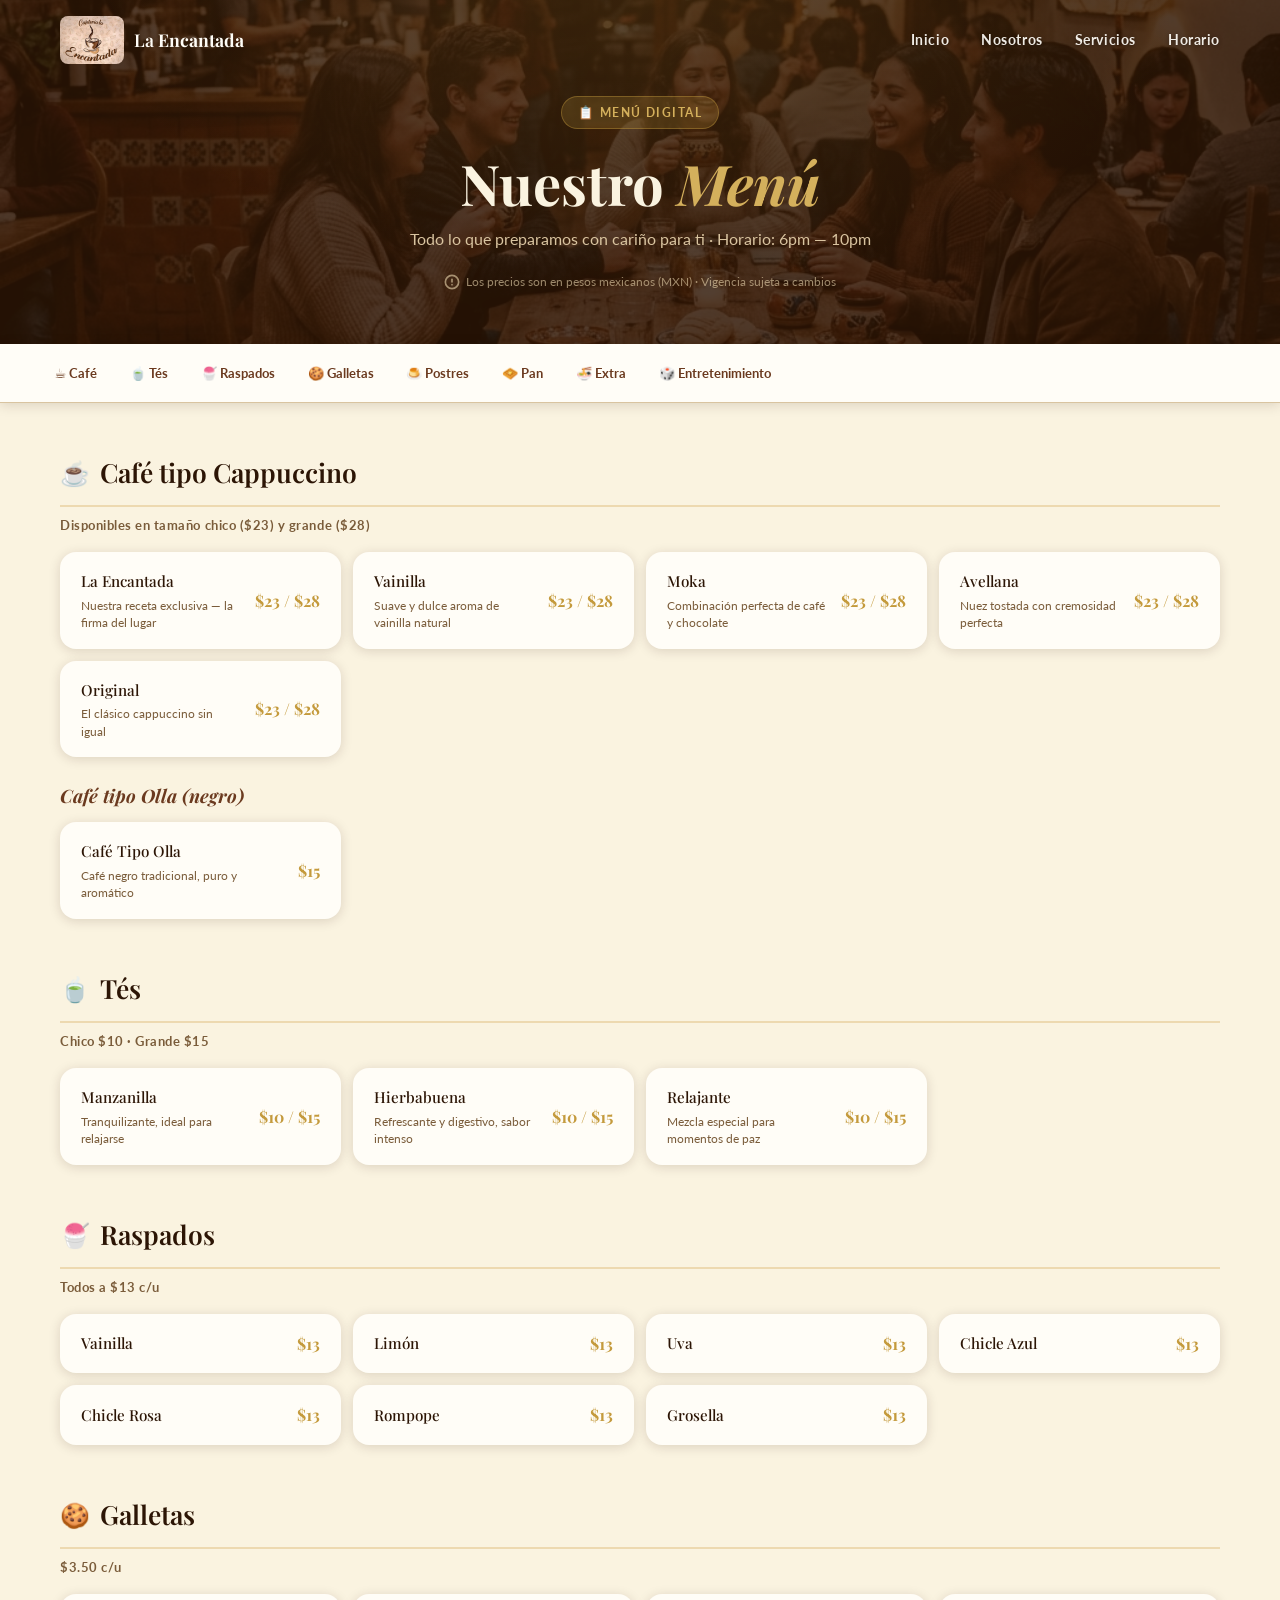
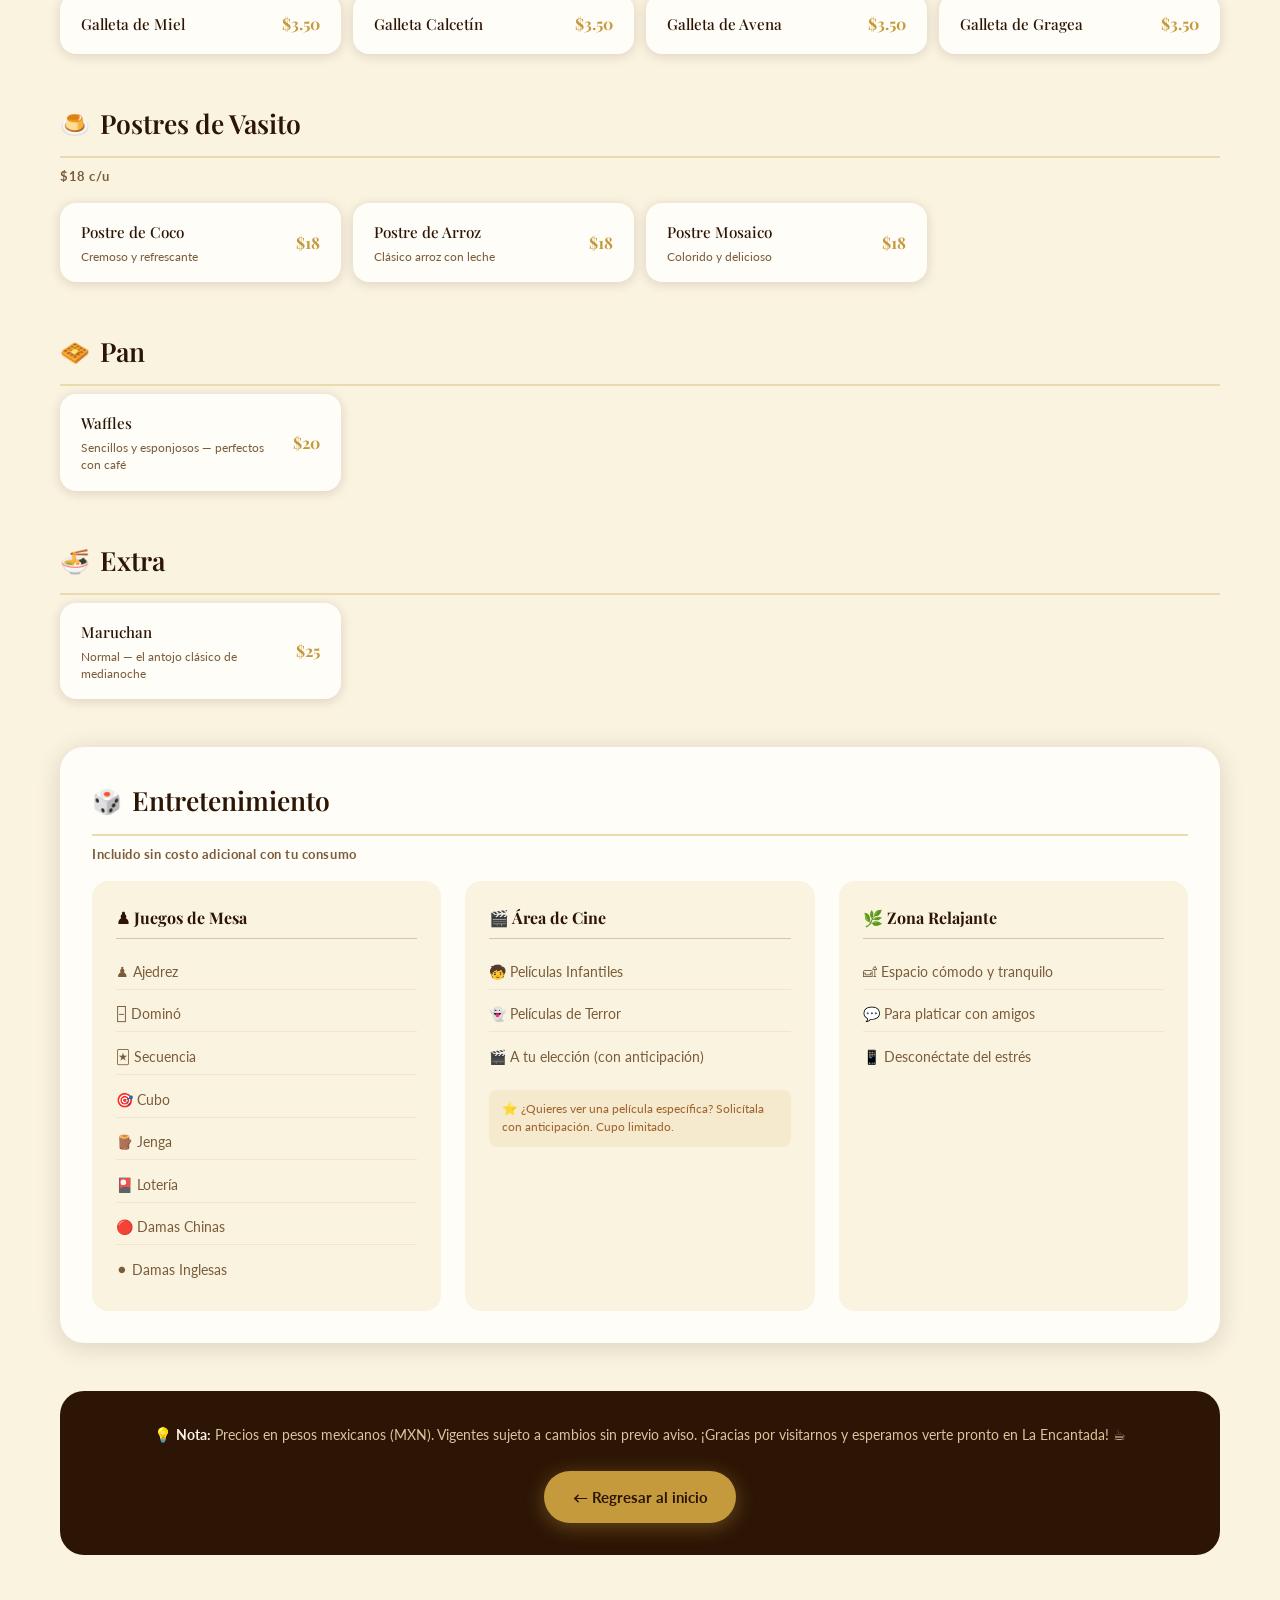
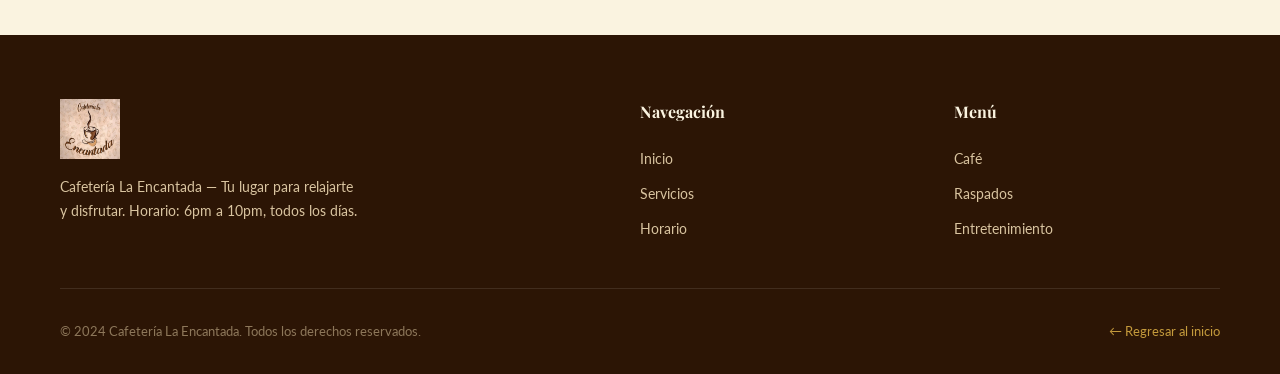
<file: menu.html>
<!DOCTYPE html>
<html lang="es">
<head>
  <meta charset="UTF-8" />
  <meta name="viewport" content="width=device-width, initial-scale=1.0" />

  <!-- ── SEO ─────────────────────────────────────── -->
  <title>Menú — Cafetería La Encantada</title>
  <meta name="description" content="Menú completo de Cafetería La Encantada: cafés cappuccino, tés, raspados, galletas, postres, waffles y más. Precios actualizados. Horario 6pm–10pm." />
  <meta name="keywords" content="menú cafetería, café cappuccino, raspados, galletas, waffles, tés, precios, la encantada menú" />
  <meta name="robots" content="index, follow" />
  <link rel="canonical" href="https://la-encantada.com/menu.html" />

  <!-- Open Graph -->
  <meta property="og:type" content="website" />
  <meta property="og:url" content="https://la-encantada.com/menu.html" />
  <meta property="og:title" content="Menú — Cafetería La Encantada" />
  <meta property="og:description" content="Explora nuestro menú completo con cafés artesanales, raspados, snacks y más. Horario 6pm–10pm." />
  <meta property="og:image" content="assets/images/drinks.png" />

  <!-- Favicon -->
  <link rel="icon" type="image/png" href="assets/images/logo.png" />
  <link rel="apple-touch-icon" href="assets/images/logo.png" />

  <!-- Google Fonts -->
  <link rel="preconnect" href="https://fonts.googleapis.com" />
  <link rel="preconnect" href="https://fonts.gstatic.com" crossorigin />
  <link href="https://fonts.googleapis.com/css2?family=Playfair+Display:ital,wght@0,400;0,500;0,600;0,700;1,400;1,600&family=Lato:wght@300;400;700&display=swap" rel="stylesheet" />

  <!-- Styles -->
  <link rel="stylesheet" href="css/style.css" />
  <link rel="stylesheet" href="css/menu.css" />

  <!-- Schema.org Menu -->
  <script type="application/ld+json">
  {
    "@context": "https://schema.org",
    "@type": "Menu",
    "name": "Menú Cafetería La Encantada",
    "url": "https://la-encantada.com/menu.html",
    "hasMenuSection": [
      { "@type": "MenuSection", "name": "Café tipo Cappuccino" },
      { "@type": "MenuSection", "name": "Tés" },
      { "@type": "MenuSection", "name": "Raspados" },
      { "@type": "MenuSection", "name": "Galletas" },
      { "@type": "MenuSection", "name": "Postres" },
      { "@type": "MenuSection", "name": "Pan y Waffles" }
    ]
  }
  </script>
</head>
<body class="menu-page">

  <!-- ── Navbar ─────────────────────────────────── -->
  <nav id="navbar" class="scrolled" role="navigation" aria-label="Navegación">
    <div class="container nav-inner">
      <a href="index.html" class="nav-logo" aria-label="Volver al inicio">
        <img src="assets/images/logo.png" alt="Logo Cafetería La Encantada" width="48" height="48" />
        <span>La <strong>Encantada</strong></span>
      </a>
      <div class="nav-links">
        <a href="index.html">Inicio</a>
        <a href="index.html#nosotros">Nosotros</a>
        <a href="index.html#servicios">Servicios</a>
        <a href="index.html#horario">Horario</a>
      </div>
      <button class="hamburger" id="hamburger" aria-label="Abrir menú" aria-expanded="false">
        <span></span><span></span><span></span>
      </button>
    </div>
  </nav>

  <!-- Mobile Menu -->
  <nav class="mobile-menu" id="mobile-menu" aria-label="Menú móvil">
    <a href="index.html" class="mobile-link">Inicio</a>
    <a href="index.html#nosotros" class="mobile-link">Nosotros</a>
    <a href="index.html#servicios" class="mobile-link">Servicios</a>
    <a href="index.html#horario" class="mobile-link">Horario</a>
  </nav>

  <main>
    <!-- ── Hero del Menú ──────────────────────── -->
    <header class="menu-page-hero" role="banner">
      <div class="container">
        <div class="menu-hero-badge">📋 Menú Digital</div>
        <h1>Nuestro <em>Menú</em></h1>
        <p>Todo lo que preparamos con cariño para ti · Horario: 6pm — 10pm</p>
        <div class="menu-hero-note">
          <svg width="16" height="16" viewBox="0 0 24 24" fill="none" stroke="currentColor" stroke-width="2.5" stroke-linecap="round" stroke-linejoin="round"><circle cx="12" cy="12" r="10"/><line x1="12" y1="8" x2="12" y2="12"/><line x1="12" y1="16" x2="12.01" y2="16"/></svg>
          Los precios son en pesos mexicanos (MXN) · Vigencia sujeta a cambios
        </div>
      </div>
    </header>

    <!-- ── Quick Nav ──────────────────────────── -->
    <nav class="menu-quick-nav" aria-label="Secciones del menú">
      <div class="container menu-quick-inner">
        <a href="#sec-cafe" class="menu-quick-btn">☕ Café</a>
        <a href="#sec-tes" class="menu-quick-btn">🍵 Tés</a>
        <a href="#sec-raspados" class="menu-quick-btn">🍧 Raspados</a>
        <a href="#sec-galletas" class="menu-quick-btn">🍪 Galletas</a>
        <a href="#sec-postres" class="menu-quick-btn">🍮 Postres</a>
        <a href="#sec-pan" class="menu-quick-btn">🧇 Pan</a>
        <a href="#sec-extra" class="menu-quick-btn">🍜 Extra</a>
        <a href="#sec-entretenimiento" class="menu-quick-btn">🎲 Entretenimiento</a>
      </div>
    </nav>

    <!-- ── Menu Body ──────────────────────────── -->
    <div class="menu-page-body">
      <div class="container">

        <!-- CAFÉ -->
        <section class="menu-section reveal" id="sec-cafe" aria-labelledby="title-cafe">
          <h2 class="menu-section-title" id="title-cafe">
            <span aria-hidden="true">☕</span> Café tipo Cappuccino
          </h2>
          <p class="menu-section-note">Disponibles en tamaño chico ($23) y grande ($28)</p>
          <div class="menu-full-grid">
            <div class="menu-full-item" tabindex="0">
              <div>
                <div class="menu-full-item-name">La Encantada</div>
                <div class="menu-full-item-sub">Nuestra receta exclusiva — la firma del lugar</div>
              </div>
              <div class="menu-full-item-price">$23 / $28</div>
            </div>
            <div class="menu-full-item" tabindex="0">
              <div>
                <div class="menu-full-item-name">Vainilla</div>
                <div class="menu-full-item-sub">Suave y dulce aroma de vainilla natural</div>
              </div>
              <div class="menu-full-item-price">$23 / $28</div>
            </div>
            <div class="menu-full-item" tabindex="0">
              <div>
                <div class="menu-full-item-name">Moka</div>
                <div class="menu-full-item-sub">Combinación perfecta de café y chocolate</div>
              </div>
              <div class="menu-full-item-price">$23 / $28</div>
            </div>
            <div class="menu-full-item" tabindex="0">
              <div>
                <div class="menu-full-item-name">Avellana</div>
                <div class="menu-full-item-sub">Nuez tostada con cremosidad perfecta</div>
              </div>
              <div class="menu-full-item-price">$23 / $28</div>
            </div>
            <div class="menu-full-item" tabindex="0">
              <div>
                <div class="menu-full-item-name">Original</div>
                <div class="menu-full-item-sub">El clásico cappuccino sin igual</div>
              </div>
              <div class="menu-full-item-price">$23 / $28</div>
            </div>
          </div>

          <div class="menu-subsection">
            <h3 class="menu-subsection-title">Café tipo Olla (negro)</h3>
            <div class="menu-full-grid">
              <div class="menu-full-item" tabindex="0">
                <div>
                  <div class="menu-full-item-name">Café Tipo Olla</div>
                  <div class="menu-full-item-sub">Café negro tradicional, puro y aromático</div>
                </div>
                <div class="menu-full-item-price">$15</div>
              </div>
            </div>
          </div>
        </section>

        <!-- TÉS -->
        <section class="menu-section reveal" id="sec-tes" aria-labelledby="title-tes">
          <h2 class="menu-section-title" id="title-tes">
            <span aria-hidden="true">🍵</span> Tés
          </h2>
          <p class="menu-section-note">Chico $10 · Grande $15</p>
          <div class="menu-full-grid">
            <div class="menu-full-item" tabindex="0">
              <div>
                <div class="menu-full-item-name">Manzanilla</div>
                <div class="menu-full-item-sub">Tranquilizante, ideal para relajarse</div>
              </div>
              <div class="menu-full-item-price">$10 / $15</div>
            </div>
            <div class="menu-full-item" tabindex="0">
              <div>
                <div class="menu-full-item-name">Hierbabuena</div>
                <div class="menu-full-item-sub">Refrescante y digestivo, sabor intenso</div>
              </div>
              <div class="menu-full-item-price">$10 / $15</div>
            </div>
            <div class="menu-full-item" tabindex="0">
              <div>
                <div class="menu-full-item-name">Relajante</div>
                <div class="menu-full-item-sub">Mezcla especial para momentos de paz</div>
              </div>
              <div class="menu-full-item-price">$10 / $15</div>
            </div>
          </div>
        </section>

        <!-- RASPADOS -->
        <section class="menu-section reveal" id="sec-raspados" aria-labelledby="title-raspados">
          <h2 class="menu-section-title" id="title-raspados">
            <span aria-hidden="true">🍧</span> Raspados
          </h2>
          <p class="menu-section-note">Todos a $13 c/u</p>
          <div class="menu-full-grid">
            <div class="menu-full-item" tabindex="0">
              <div><div class="menu-full-item-name">Vainilla</div></div>
              <div class="menu-full-item-price">$13</div>
            </div>
            <div class="menu-full-item" tabindex="0">
              <div><div class="menu-full-item-name">Limón</div></div>
              <div class="menu-full-item-price">$13</div>
            </div>
            <div class="menu-full-item" tabindex="0">
              <div><div class="menu-full-item-name">Uva</div></div>
              <div class="menu-full-item-price">$13</div>
            </div>
            <div class="menu-full-item" tabindex="0">
              <div><div class="menu-full-item-name">Chicle Azul</div></div>
              <div class="menu-full-item-price">$13</div>
            </div>
            <div class="menu-full-item" tabindex="0">
              <div><div class="menu-full-item-name">Chicle Rosa</div></div>
              <div class="menu-full-item-price">$13</div>
            </div>
            <div class="menu-full-item" tabindex="0">
              <div><div class="menu-full-item-name">Rompope</div></div>
              <div class="menu-full-item-price">$13</div>
            </div>
            <div class="menu-full-item" tabindex="0">
              <div><div class="menu-full-item-name">Grosella</div></div>
              <div class="menu-full-item-price">$13</div>
            </div>
          </div>
        </section>

        <!-- GALLETAS -->
        <section class="menu-section reveal" id="sec-galletas" aria-labelledby="title-galletas">
          <h2 class="menu-section-title" id="title-galletas">
            <span aria-hidden="true">🍪</span> Galletas
          </h2>
          <p class="menu-section-note">$3.50 c/u</p>
          <div class="menu-full-grid">
            <div class="menu-full-item" tabindex="0">
              <div><div class="menu-full-item-name">Galleta de Miel</div></div>
              <div class="menu-full-item-price">$3.50</div>
            </div>
            <div class="menu-full-item" tabindex="0">
              <div><div class="menu-full-item-name">Galleta Calcetín</div></div>
              <div class="menu-full-item-price">$3.50</div>
            </div>
            <div class="menu-full-item" tabindex="0">
              <div><div class="menu-full-item-name">Galleta de Avena</div></div>
              <div class="menu-full-item-price">$3.50</div>
            </div>
            <div class="menu-full-item" tabindex="0">
              <div><div class="menu-full-item-name">Galleta de Gragea</div></div>
              <div class="menu-full-item-price">$3.50</div>
            </div>
          </div>
        </section>

        <!-- POSTRES -->
        <section class="menu-section reveal" id="sec-postres" aria-labelledby="title-postres">
          <h2 class="menu-section-title" id="title-postres">
            <span aria-hidden="true">🍮</span> Postres de Vasito
          </h2>
          <p class="menu-section-note">$18 c/u</p>
          <div class="menu-full-grid">
            <div class="menu-full-item" tabindex="0">
              <div>
                <div class="menu-full-item-name">Postre de Coco</div>
                <div class="menu-full-item-sub">Cremoso y refrescante</div>
              </div>
              <div class="menu-full-item-price">$18</div>
            </div>
            <div class="menu-full-item" tabindex="0">
              <div>
                <div class="menu-full-item-name">Postre de Arroz</div>
                <div class="menu-full-item-sub">Clásico arroz con leche</div>
              </div>
              <div class="menu-full-item-price">$18</div>
            </div>
            <div class="menu-full-item" tabindex="0">
              <div>
                <div class="menu-full-item-name">Postre Mosaico</div>
                <div class="menu-full-item-sub">Colorido y delicioso</div>
              </div>
              <div class="menu-full-item-price">$18</div>
            </div>
          </div>
        </section>

        <!-- PAN / WAFFLES -->
        <section class="menu-section reveal" id="sec-pan" aria-labelledby="title-pan">
          <h2 class="menu-section-title" id="title-pan">
            <span aria-hidden="true">🧇</span> Pan
          </h2>
          <div class="menu-full-grid">
            <div class="menu-full-item" tabindex="0">
              <div>
                <div class="menu-full-item-name">Waffles</div>
                <div class="menu-full-item-sub">Sencillos y esponjosos — perfectos con café</div>
              </div>
              <div class="menu-full-item-price">$20</div>
            </div>
          </div>
        </section>

        <!-- EXTRA -->
        <section class="menu-section reveal" id="sec-extra" aria-labelledby="title-extra">
          <h2 class="menu-section-title" id="title-extra">
            <span aria-hidden="true">🍜</span> Extra
          </h2>
          <div class="menu-full-grid">
            <div class="menu-full-item" tabindex="0">
              <div>
                <div class="menu-full-item-name">Maruchan</div>
                <div class="menu-full-item-sub">Normal — el antojo clásico de medianoche</div>
              </div>
              <div class="menu-full-item-price">$25</div>
            </div>
          </div>
        </section>

        <!-- ENTRETENIMIENTO -->
        <section class="menu-section reveal menu-entertainment" id="sec-entretenimiento" aria-labelledby="title-ent">
          <h2 class="menu-section-title" id="title-ent">
            <span aria-hidden="true">🎲</span> Entretenimiento
          </h2>
          <p class="menu-section-note">Incluido sin costo adicional con tu consumo</p>

          <div class="entertainment-grid">
            <div class="ent-category">
              <h3 class="ent-cat-title">♟ Juegos de Mesa</h3>
              <ul class="ent-list">
                <li>♟ Ajedrez</li>
                <li>🁣 Dominó</li>
                <li>🃏 Secuencia</li>
                <li>🎯 Cubo</li>
                <li>🪵 Jenga</li>
                <li>🎴 Lotería</li>
                <li>🔴 Damas Chinas</li>
                <li>⚫ Damas Inglesas</li>
              </ul>
            </div>
            <div class="ent-category">
              <h3 class="ent-cat-title">🎬 Área de Cine</h3>
              <ul class="ent-list">
                <li>🧒 Películas Infantiles</li>
                <li>👻 Películas de Terror</li>
                <li>🎬 A tu elección (con anticipación)</li>
              </ul>
              <div class="ent-note">
                ⭐ ¿Quieres ver una película específica? Solicítala con anticipación. Cupo limitado.
              </div>
            </div>
            <div class="ent-category">
              <h3 class="ent-cat-title">🌿 Zona Relajante</h3>
              <ul class="ent-list">
                <li>🛋 Espacio cómodo y tranquilo</li>
                <li>💬 Para platicar con amigos</li>
                <li>📱 Desconéctate del estrés</li>
              </ul>
            </div>
          </div>
        </section>

        <!-- Nota de precios -->
        <div class="menu-price-note reveal">
          <div class="menu-price-note-inner">
            <p>
              💡 <strong>Nota:</strong> Precios en pesos mexicanos (MXN). Vigentes sujeto a cambios sin previo aviso.
              ¡Gracias por visitarnos y esperamos verte pronto en La Encantada! ☕
            </p>
            <a href="index.html" class="btn-primary" style="margin-top:1.5rem;display:inline-flex;">← Regresar al inicio</a>
          </div>
        </div>

      </div>
    </div>
  </main>

  <!-- ── Footer ─────────────────────────────────── -->
  <footer id="footer" role="contentinfo">
    <div class="container">
      <div class="footer-grid">
        <div class="footer-brand">
          <img src="assets/images/logo.png" alt="Logo Cafetería La Encantada" width="60" height="60" loading="lazy" />
          <p>Cafetería La Encantada — Tu lugar para relajarte y disfrutar. Horario: 6pm a 10pm, todos los días.</p>
        </div>
        <div class="footer-col">
          <h4>Navegación</h4>
          <ul>
            <li><a href="index.html">Inicio</a></li>
            <li><a href="index.html#servicios">Servicios</a></li>
            <li><a href="index.html#horario">Horario</a></li>
          </ul>
        </div>
        <div class="footer-col">
          <h4>Menú</h4>
          <ul>
            <li><a href="#sec-cafe">Café</a></li>
            <li><a href="#sec-raspados">Raspados</a></li>
            <li><a href="#sec-entretenimiento">Entretenimiento</a></li>
          </ul>
        </div>
      </div>
      <div class="footer-bottom">
        <p>© 2024 Cafetería La Encantada. Todos los derechos reservados.</p>
        <p><a href="index.html">← Regresar al inicio</a></p>
      </div>
    </div>
  </footer>

  <button id="back-to-top" aria-label="Volver al inicio de la página">
    <svg width="20" height="20" viewBox="0 0 24 24" fill="none" stroke="currentColor" stroke-width="2.5" stroke-linecap="round" stroke-linejoin="round"><polyline points="18 15 12 9 6 15"/></svg>
  </button>

  <script src="js/main.js"></script>
</body>
</html>
</file>
<file: css/style.css>
/* ================================================================
   LA ENCANTADA — CAFETERÍA
   Design System & Main Styles
   Paleta extraída del logo: marrones cálidos, crema, dorado
================================================================ */

@import url('https://fonts.googleapis.com/css2?family=Playfair+Display:ital,wght@0,400;0,500;0,600;0,700;1,400;1,600&family=Lato:wght@300;400;700&display=swap');

/* ── Design Tokens ──────────────────────────────────────────── */
:root {
  --brown-dark:    #2C1505;
  --brown-rich:    #4A1F08;
  --brown-mid:     #6B3A1F;
  --brown-warm:    #8B5320;
  --brown-light:   #A0622A;
  --brown-muted:   #C4956A;
  --cream-dark:    #D9C4A0;
  --cream:         #EDD9B0;
  --cream-light:   #F5E9CE;
  --cream-pale:    #FAF3E0;
  --white-warm:    #FFFDF7;
  --gold:          #C49A3C;
  --gold-light:    #D4B05C;
  --text-dark:     #1E0E03;
  --text-mid:      #3D1F0A;
  --text-muted:    #7A5C3A;
  --shadow-warm:   rgba(44, 21, 5, 0.15);
  --shadow-deep:   rgba(44, 21, 5, 0.30);

  --font-display: 'Playfair Display', Georgia, serif;
  --font-body:    'Lato', system-ui, sans-serif;

  --radius-sm:   8px;
  --radius-md:   16px;
  --radius-lg:   24px;
  --radius-xl:   40px;
  --radius-full: 9999px;

  --transition-fast:   0.2s ease;
  --transition-smooth: 0.4s cubic-bezier(0.25, 0.46, 0.45, 0.94);
  --transition-slow:   0.7s cubic-bezier(0.25, 0.46, 0.45, 0.94);
}

/* ── Reset & Base ───────────────────────────────────────────── */
*, *::before, *::after {
  box-sizing: border-box;
  margin: 0;
  padding: 0;
}

html {
  scroll-behavior: smooth;
  font-size: 16px;
}

body {
  font-family: var(--font-body);
  background-color: var(--white-warm);
  color: var(--text-dark);
  line-height: 1.6;
  overflow-x: hidden;
}

img {
  max-width: 100%;
  display: block;
}

a {
  text-decoration: none;
  color: inherit;
}

ul { list-style: none; }

/* ── Utility Classes ────────────────────────────────────────── */
.container {
  width: 100%;
  max-width: 1200px;
  margin: 0 auto;
  padding: 0 1.25rem;
}

.section-tag {
  font-family: var(--font-body);
  font-size: 0.75rem;
  font-weight: 700;
  letter-spacing: 0.18em;
  text-transform: uppercase;
  color: var(--gold);
  display: block;
  margin-bottom: 0.5rem;
}

.section-title {
  font-family: var(--font-display);
  font-size: clamp(1.75rem, 5vw, 3rem);
  font-weight: 600;
  line-height: 1.2;
  color: var(--brown-dark);
}

.section-title em {
  font-style: italic;
  color: var(--brown-mid);
}

.section-subtitle {
  font-size: 1rem;
  color: var(--text-muted);
  max-width: 550px;
  margin-top: 0.75rem;
  line-height: 1.7;
}

.text-center { text-align: center; }
.text-center .section-subtitle { margin-left: auto; margin-right: auto; }

/* ── Scroll Reveal Animations ───────────────────────────────── */
.reveal {
  opacity: 0;
  transform: translateY(36px);
  transition: opacity 0.7s ease, transform 0.7s ease;
}
.reveal.visible {
  opacity: 1;
  transform: translateY(0);
}
.reveal-left {
  opacity: 0;
  transform: translateX(-40px);
  transition: opacity 0.7s ease, transform 0.7s ease;
}
.reveal-left.visible {
  opacity: 1;
  transform: translateX(0);
}
.reveal-right {
  opacity: 0;
  transform: translateX(40px);
  transition: opacity 0.7s ease, transform 0.7s ease;
}
.reveal-right.visible {
  opacity: 1;
  transform: translateX(0);
}

/* ── Navbar ─────────────────────────────────────────────────── */
#navbar {
  position: fixed;
  top: 0;
  left: 0;
  right: 0;
  z-index: 1000;
  padding: 1rem 0;
  transition: background var(--transition-smooth), box-shadow var(--transition-smooth), padding var(--transition-smooth);
}

#navbar.scrolled {
  background: rgba(250, 243, 224, 0.92);
  backdrop-filter: blur(16px);
  -webkit-backdrop-filter: blur(16px);
  box-shadow: 0 2px 20px var(--shadow-warm);
  padding: 0.6rem 0;
}

.nav-inner {
  display: flex;
  align-items: center;
  justify-content: space-between;
}

.nav-logo {
  display: flex;
  align-items: center;
  gap: 0.6rem;
}

.nav-logo img {
  height: 48px;
  width: auto;
  border-radius: var(--radius-sm);
  transition: transform var(--transition-fast);
}

.nav-logo img:hover {
  transform: scale(1.05);
}

.nav-logo span {
  font-family: var(--font-display);
  font-size: 1.1rem;
  font-weight: 600;
  color: var(--white-warm);
  line-height: 1.2;
  transition: color var(--transition-smooth);
}

/* Logo text color cuando navbar está con fondo */
#navbar.scrolled .nav-logo span {
  color: var(--brown-dark);
}

.nav-links {
  display: flex;
  align-items: center;
  gap: 2rem;
}

.nav-links a {
  font-size: 0.9rem;
  font-weight: 700;
  letter-spacing: 0.04em;
  color: rgba(255, 253, 247, 0.92);   /* blanco sobre hero transparente */
  position: relative;
  transition: color var(--transition-smooth);
  text-shadow: 0 1px 4px rgba(0,0,0,0.4);
}

/* Links oscuros cuando el navbar tiene fondo crema */
#navbar.scrolled .nav-links a {
  color: var(--brown-mid);
  text-shadow: none;
}

.nav-links a::after {
  content: '';
  position: absolute;
  bottom: -3px;
  left: 0;
  width: 0;
  height: 2px;
  background: var(--gold);
  border-radius: var(--radius-full);
  transition: width var(--transition-smooth);
}

.nav-links a:hover {
  color: var(--white-warm);
}

#navbar.scrolled .nav-links a:hover {
  color: var(--brown-dark);
}

.nav-links a:hover::after {
  width: 100%;
}

.btn-nav {
  background: rgba(255, 253, 247, 0.18);
  color: var(--white-warm) !important;
  padding: 0.55rem 1.2rem;
  border-radius: var(--radius-full);
  border: 1.5px solid rgba(255, 253, 247, 0.45);
  font-size: 0.85rem !important;
  backdrop-filter: blur(6px);
  transition: background var(--transition-smooth), border-color var(--transition-smooth), transform var(--transition-fast) !important;
  text-shadow: none !important;
}

/* Botón con fondo sólido cuando navbar tiene color */
#navbar.scrolled .btn-nav {
  background: var(--brown-mid);
  color: var(--cream-pale) !important;
  border-color: transparent;
  backdrop-filter: none;
}

.btn-nav::after { display: none !important; }

.btn-nav:hover {
  background: rgba(255, 253, 247, 0.3) !important;
  color: var(--white-warm) !important;
  transform: translateY(-1px);
}

#navbar.scrolled .btn-nav:hover {
  background: var(--brown-dark) !important;
  color: var(--cream-pale) !important;
}

/* Hamburger */
.hamburger {
  display: none;
  flex-direction: column;
  gap: 5px;
  background: none;
  border: none;
  cursor: pointer;
  padding: 6px;
  z-index: 1001;
}

.hamburger span {
  display: block;
  width: 24px;
  height: 2px;
  background: var(--white-warm);      /* blanco sobre hero */
  border-radius: var(--radius-full);
  transition: transform var(--transition-smooth), opacity var(--transition-fast), background var(--transition-smooth);
}

/* Líneas oscuras cuando navbar tiene fondo */
#navbar.scrolled .hamburger span {
  background: var(--brown-dark);
}

.hamburger.open span:nth-child(1) { transform: translateY(7px) rotate(45deg); }
.hamburger.open span:nth-child(2) { opacity: 0; }
.hamburger.open span:nth-child(3) { transform: translateY(-7px) rotate(-45deg); }

/* Mobile Menu */
.mobile-menu {
  display: none;
  position: fixed;
  top: 0;
  left: 0;
  right: 0;
  bottom: 0;
  background: var(--cream-pale);
  z-index: 999;
  flex-direction: column;
  align-items: center;
  justify-content: center;
  gap: 2rem;
  opacity: 0;
  pointer-events: none;
  transition: opacity var(--transition-smooth);
}

.mobile-menu.open {
  display: flex;
  opacity: 1;
  pointer-events: all;
}

.mobile-menu a {
  font-family: var(--font-display);
  font-size: 2rem;
  font-weight: 600;
  color: var(--brown-dark);
  transition: color var(--transition-fast);
}

.mobile-menu a:hover {
  color: var(--gold);
}

.mobile-menu .btn-menu-mobile {
  background: var(--brown-mid);
  color: var(--cream-pale);
  padding: 0.8rem 2rem;
  border-radius: var(--radius-full);
  font-family: var(--font-body);
  font-size: 1rem;
  font-weight: 700;
  transition: background var(--transition-fast);
}

.mobile-menu .btn-menu-mobile:hover {
  background: var(--brown-dark);
}

/* ── Hero Section ───────────────────────────────────────────── */
#hero {
  position: relative;
  min-height: 100svh;
  display: flex;
  align-items: center;
  overflow: hidden;
}

.hero-bg {
  position: absolute;
  inset: 0;
  background-image: url('../assets/images/hero-bg.png');
  background-size: cover;
  background-position: center;
  transform: scale(1.05);
  transition: transform 12s ease;
}

.hero-bg::after {
  content: '';
  position: absolute;
  inset: 0;
  background: linear-gradient(
    135deg,
    rgba(44, 21, 5, 0.75) 0%,
    rgba(44, 21, 5, 0.45) 50%,
    rgba(44, 21, 5, 0.60) 100%
  );
}

.hero-content {
  position: relative;
  z-index: 2;
  padding: 7rem 0 4rem;
  max-width: 680px;
}

.hero-badge {
  display: inline-flex;
  align-items: center;
  gap: 0.5rem;
  background: rgba(196, 154, 60, 0.25);
  border: 1px solid rgba(196, 154, 60, 0.5);
  backdrop-filter: blur(8px);
  border-radius: var(--radius-full);
  padding: 0.4rem 1rem;
  font-size: 0.78rem;
  font-weight: 700;
  letter-spacing: 0.12em;
  text-transform: uppercase;
  color: var(--gold-light);
  margin-bottom: 1.5rem;
}

.hero-badge::before {
  content: '';
  width: 6px;
  height: 6px;
  background: var(--gold);
  border-radius: 50%;
  animation: pulse-dot 2s infinite;
}

@keyframes pulse-dot {
  0%, 100% { opacity: 1; transform: scale(1); }
  50% { opacity: 0.5; transform: scale(1.4); }
}

.hero-title {
  font-family: var(--font-display);
  font-size: clamp(2.5rem, 8vw, 5rem);
  font-weight: 700;
  line-height: 1.1;
  color: var(--white-warm);
  margin-bottom: 1.25rem;
}

.hero-title em {
  display: block;
  font-style: italic;
  color: var(--gold-light);
}

.hero-desc {
  font-size: clamp(1rem, 2.5vw, 1.15rem);
  color: rgba(255, 253, 247, 0.85);
  max-width: 480px;
  line-height: 1.75;
  margin-bottom: 2rem;
}

.hero-actions {
  display: flex;
  flex-wrap: wrap;
  gap: 1rem;
}

.btn-primary {
  display: inline-flex;
  align-items: center;
  gap: 0.5rem;
  background: var(--gold);
  color: var(--brown-dark);
  font-family: var(--font-body);
  font-size: 0.95rem;
  font-weight: 700;
  padding: 0.85rem 1.8rem;
  border-radius: var(--radius-full);
  transition: background var(--transition-fast), transform var(--transition-fast), box-shadow var(--transition-fast);
  box-shadow: 0 4px 20px rgba(196, 154, 60, 0.4);
}

.btn-primary:hover {
  background: var(--gold-light);
  transform: translateY(-2px);
  box-shadow: 0 8px 28px rgba(196, 154, 60, 0.5);
}

.btn-secondary {
  display: inline-flex;
  align-items: center;
  gap: 0.5rem;
  background: rgba(255, 253, 247, 0.15);
  color: var(--white-warm);
  font-family: var(--font-body);
  font-size: 0.95rem;
  font-weight: 700;
  padding: 0.85rem 1.8rem;
  border-radius: var(--radius-full);
  border: 1.5px solid rgba(255, 253, 247, 0.4);
  backdrop-filter: blur(8px);
  transition: background var(--transition-fast), transform var(--transition-fast);
}

.btn-secondary:hover {
  background: rgba(255, 253, 247, 0.25);
  transform: translateY(-2px);
}

/* Steam animation decorative */
.hero-steam {
  position: absolute;
  right: 5%;
  bottom: 0;
  width: 320px;
  opacity: 0.07;
  pointer-events: none;
}

/* Scroll indicator */
.scroll-indicator {
  position: absolute;
  bottom: 2rem;
  left: 50%;
  transform: translateX(-50%);
  display: flex;
  flex-direction: column;
  align-items: center;
  gap: 0.4rem;
  color: rgba(255,253,247,0.6);
  font-size: 0.7rem;
  letter-spacing: 0.1em;
  text-transform: uppercase;
  animation: bounce-scroll 2s ease-in-out infinite;
}

.scroll-indicator svg {
  width: 20px;
  height: 20px;
}

@keyframes bounce-scroll {
  0%, 100% { transform: translateX(-50%) translateY(0); }
  50% { transform: translateX(-50%) translateY(6px); }
}

/* ── Stats Bar ──────────────────────────────────────────────── */
#stats {
  background: var(--brown-dark);
  padding: 2rem 0;
}

.stats-grid {
  display: grid;
  grid-template-columns: repeat(4, 1fr);
  gap: 1rem;
  text-align: center;
}

.stat-item {
  padding: 0.5rem;
}

.stat-number {
  font-family: var(--font-display);
  font-size: 2rem;
  font-weight: 700;
  color: var(--gold);
  display: block;
}

.stat-label {
  font-size: 0.8rem;
  color: var(--cream-dark);
  letter-spacing: 0.08em;
  text-transform: uppercase;
}

/* ── About / Nosotros ───────────────────────────────────────── */
#nosotros {
  padding: 6rem 0;
  background: var(--white-warm);
}

.about-grid {
  display: grid;
  grid-template-columns: 1fr 1fr;
  gap: 4rem;
  align-items: center;
}

.about-img-wrap {
  position: relative;
}

.about-img-wrap img {
  width: 100%;
  border-radius: var(--radius-lg);
  object-fit: cover;
  height: 480px;
  box-shadow: 0 20px 60px var(--shadow-deep);
}

.about-img-badge {
  position: absolute;
  bottom: 1.5rem;
  right: -1.5rem;
  background: var(--white-warm);
  border-radius: var(--radius-md);
  padding: 1rem 1.5rem;
  box-shadow: 0 8px 32px var(--shadow-warm);
  text-align: center;
}

.about-img-badge strong {
  display: block;
  font-family: var(--font-display);
  font-size: 2rem;
  color: var(--brown-dark);
}

.about-img-badge span {
  font-size: 0.8rem;
  color: var(--text-muted);
  letter-spacing: 0.06em;
}

.about-features {
  margin-top: 2rem;
  display: flex;
  flex-direction: column;
  gap: 1rem;
}

.about-feature {
  display: flex;
  align-items: flex-start;
  gap: 1rem;
}

.about-feature-icon {
  flex-shrink: 0;
  width: 44px;
  height: 44px;
  background: var(--cream-light);
  border-radius: var(--radius-sm);
  display: flex;
  align-items: center;
  justify-content: center;
  font-size: 1.3rem;
}

.about-feature-text strong {
  display: block;
  font-size: 0.95rem;
  color: var(--brown-dark);
  font-weight: 700;
}

.about-feature-text span {
  font-size: 0.85rem;
  color: var(--text-muted);
}

/* ── Servicios Section ──────────────────────────────────────── */
#servicios {
  padding: 6rem 0;
  background: var(--cream-pale);
}

.servicios-header {
  text-align: center;
  margin-bottom: 3.5rem;
}

.servicios-grid {
  display: grid;
  grid-template-columns: repeat(3, 1fr);
  gap: 1.5rem;
}

.servicio-card {
  background: var(--white-warm);
  border-radius: var(--radius-lg);
  overflow: hidden;
  box-shadow: 0 4px 24px var(--shadow-warm);
  transition: transform var(--transition-smooth), box-shadow var(--transition-smooth);
  cursor: default;
}

.servicio-card:hover {
  transform: translateY(-8px);
  box-shadow: 0 16px 48px var(--shadow-deep);
}

.servicio-card-img {
  width: 100%;
  height: 200px;
  object-fit: cover;
  transition: transform var(--transition-slow);
}

.servicio-card:hover .servicio-card-img {
  transform: scale(1.05);
}

.servicio-card-img-wrap {
  overflow: hidden;
}

.servicio-card-body {
  padding: 1.5rem;
}

.servicio-card-icon {
  font-size: 1.8rem;
  margin-bottom: 0.5rem;
}

.servicio-card-title {
  font-family: var(--font-display);
  font-size: 1.3rem;
  color: var(--brown-dark);
  margin-bottom: 0.5rem;
}

.servicio-card-desc {
  font-size: 0.9rem;
  color: var(--text-muted);
  line-height: 1.6;
}

.servicio-tags {
  margin-top: 1rem;
  display: flex;
  flex-wrap: wrap;
  gap: 0.4rem;
}

.tag {
  font-size: 0.72rem;
  font-weight: 700;
  letter-spacing: 0.05em;
  padding: 0.25rem 0.7rem;
  border-radius: var(--radius-full);
  background: var(--cream-light);
  color: var(--brown-mid);
}

/* ── Menú Preview ───────────────────────────────────────────── */
#menu-preview {
  padding: 6rem 0;
  background: var(--brown-dark);
  position: relative;
  overflow: hidden;
}

#menu-preview::before {
  content: '';
  position: absolute;
  top: -50%;
  right: -20%;
  width: 600px;
  height: 600px;
  background: radial-gradient(circle, rgba(196,154,60,0.12) 0%, transparent 70%);
  pointer-events: none;
}

.menu-preview-header {
  text-align: center;
  margin-bottom: 3rem;
}

.menu-preview-header .section-title {
  color: var(--cream-pale);
}

.menu-preview-header .section-subtitle {
  color: var(--cream-dark);
}

.menu-categories {
  display: flex;
  gap: 0.75rem;
  justify-content: center;
  flex-wrap: wrap;
  margin-bottom: 2.5rem;
}

.menu-cat-btn {
  background: rgba(255,253,247,0.1);
  color: var(--cream);
  border: 1.5px solid rgba(255,253,247,0.2);
  font-family: var(--font-body);
  font-size: 0.85rem;
  font-weight: 700;
  padding: 0.5rem 1.2rem;
  border-radius: var(--radius-full);
  cursor: pointer;
  transition: background var(--transition-fast), border-color var(--transition-fast), color var(--transition-fast);
}

.menu-cat-btn.active,
.menu-cat-btn:hover {
  background: var(--gold);
  border-color: var(--gold);
  color: var(--brown-dark);
}

.menu-items-grid {
  display: grid;
  grid-template-columns: repeat(auto-fill, minmax(250px, 1fr));
  gap: 1rem;
}

.menu-item {
  background: rgba(255,253,247,0.06);
  border: 1px solid rgba(255,253,247,0.1);
  border-radius: var(--radius-md);
  padding: 1.25rem;
  display: flex;
  justify-content: space-between;
  align-items: center;
  transition: background var(--transition-fast), border-color var(--transition-fast);
}

.menu-item:hover {
  background: rgba(255,253,247,0.12);
  border-color: rgba(196, 154, 60, 0.4);
}

.menu-item-name {
  font-family: var(--font-display);
  font-size: 1rem;
  color: var(--cream-pale);
  font-weight: 500;
}

.menu-item-sub {
  font-size: 0.78rem;
  color: var(--cream-dark);
  margin-top: 0.15rem;
  opacity: 0.8;
}

.menu-item-price {
  font-family: var(--font-display);
  font-size: 1.1rem;
  font-weight: 700;
  color: var(--gold);
  white-space: nowrap;
  margin-left: 1rem;
}

.menu-preview-cta {
  text-align: center;
  margin-top: 3rem;
}

.btn-gold {
  display: inline-flex;
  align-items: center;
  gap: 0.6rem;
  background: var(--gold);
  color: var(--brown-dark);
  font-family: var(--font-body);
  font-size: 0.95rem;
  font-weight: 700;
  padding: 0.9rem 2rem;
  border-radius: var(--radius-full);
  transition: background var(--transition-fast), transform var(--transition-fast), box-shadow var(--transition-fast);
  box-shadow: 0 4px 20px rgba(196, 154, 60, 0.35);
}

.btn-gold:hover {
  background: var(--gold-light);
  transform: translateY(-2px);
  box-shadow: 0 8px 32px rgba(196, 154, 60, 0.5);
}

/* hidden category panels */
.menu-panel { display: none; }
.menu-panel.active { display: grid; }

/* ── QR Section ─────────────────────────────────────────────── */
#qr-section {
  padding: 5rem 0;
  background: var(--cream-light);
}

.qr-inner {
  display: flex;
  align-items: center;
  gap: 4rem;
  background: var(--white-warm);
  border-radius: var(--radius-xl);
  padding: 3rem 4rem;
  box-shadow: 0 12px 48px var(--shadow-warm);
}

.qr-text { flex: 1; }

.qr-text p {
  color: var(--text-muted);
  margin: 1rem 0 1.5rem;
  line-height: 1.7;
}

.qr-box {
  flex-shrink: 0;
  display: flex;
  flex-direction: column;
  align-items: center;
  gap: 0.75rem;
}

#qr-canvas-container {
  background: white;
  padding: 12px;
  border-radius: var(--radius-md);
  box-shadow: 0 4px 20px var(--shadow-warm);
}

.qr-box span {
  font-size: 0.78rem;
  color: var(--text-muted);
  letter-spacing: 0.06em;
  text-align: center;
}

/* ── Horario Section ────────────────────────────────────────── */
#horario {
  padding: 6rem 0;
  background: var(--white-warm);
}

.horario-grid {
  display: grid;
  grid-template-columns: 1fr 1fr;
  gap: 4rem;
  align-items: center;
  margin-top: 3rem;
}

.horario-card {
  background: var(--cream-pale);
  border-radius: var(--radius-lg);
  padding: 2.5rem;
  box-shadow: 0 4px 24px var(--shadow-warm);
  text-align: center;
}

.horario-time {
  font-family: var(--font-display);
  font-size: 3.5rem;
  font-weight: 700;
  color: var(--brown-mid);
  line-height: 1;
}

.horario-time span {
  font-size: 1rem;
  font-weight: 400;
  color: var(--text-muted);
  display: block;
  margin-top: 0.5rem;
}

.horario-separator {
  width: 40px;
  height: 2px;
  background: var(--gold);
  margin: 1rem auto;
  border-radius: var(--radius-full);
}

.horario-days {
  font-size: 0.9rem;
  color: var(--text-muted);
  font-weight: 700;
  letter-spacing: 0.06em;
  text-transform: uppercase;
}

.horario-features {
  display: flex;
  flex-direction: column;
  gap: 1.25rem;
}

.horario-feature {
  display: flex;
  align-items: center;
  gap: 1rem;
  padding: 1rem 1.25rem;
  background: var(--cream-pale);
  border-radius: var(--radius-md);
  transition: background var(--transition-fast);
}

.horario-feature:hover {
  background: var(--cream);
}

.horario-feature-icon {
  font-size: 1.5rem;
  flex-shrink: 0;
}

.horario-feature strong {
  display: block;
  font-size: 0.9rem;
  color: var(--brown-dark);
}

.horario-feature span {
  font-size: 0.82rem;
  color: var(--text-muted);
}

/* ── Footer ─────────────────────────────────────────────────── */
#footer {
  background: var(--brown-dark);
  padding: 4rem 0 2rem;
}

.footer-grid {
  display: grid;
  grid-template-columns: 2fr 1fr 1fr;
  gap: 3rem;
  padding-bottom: 3rem;
  border-bottom: 1px solid rgba(255,253,247,0.1);
  margin-bottom: 2rem;
}

.footer-brand img {
  height: 60px;
  margin-bottom: 1rem;
}

.footer-brand p {
  font-size: 0.9rem;
  color: var(--cream-dark);
  line-height: 1.7;
  max-width: 300px;
}

.footer-social {
  display: flex;
  gap: 0.75rem;
  margin-top: 1.5rem;
}

.social-btn {
  width: 40px;
  height: 40px;
  border-radius: 50%;
  background: rgba(255,253,247,0.1);
  display: flex;
  align-items: center;
  justify-content: center;
  color: var(--cream);
  font-size: 1.1rem;
  transition: background var(--transition-fast), transform var(--transition-fast);
}

.social-btn:hover {
  background: var(--gold);
  color: var(--brown-dark);
  transform: translateY(-2px);
}

.footer-col h4 {
  font-family: var(--font-display);
  font-size: 1rem;
  color: var(--cream-pale);
  margin-bottom: 1.25rem;
}

.footer-col ul {
  display: flex;
  flex-direction: column;
  gap: 0.6rem;
}

.footer-col ul li a {
  font-size: 0.875rem;
  color: var(--cream-dark);
  transition: color var(--transition-fast);
}

.footer-col ul li a:hover {
  color: var(--gold);
}

.footer-bottom {
  display: flex;
  justify-content: space-between;
  align-items: center;
  flex-wrap: wrap;
  gap: 0.5rem;
}

.footer-bottom p {
  font-size: 0.8rem;
  color: rgba(237, 217, 176, 0.5);
}

.footer-bottom a {
  color: var(--gold);
  transition: opacity var(--transition-fast);
}

.footer-bottom a:hover {
  opacity: 0.8;
}

/* ── Decorative Divider ─────────────────────────────────────── */
.divider-wave {
  width: 100%;
  overflow: hidden;
  line-height: 0;
}

/* ── Menu Page body class ───────────────────────────────────── */
body.menu-page {
  background: var(--cream-pale);
}

body.menu-page #navbar.scrolled {
  background: rgba(250, 243, 224, 0.97);
}

/* ── Responsive ─────────────────────────────────────────────── */
@media (max-width: 1024px) {
  .servicios-grid {
    grid-template-columns: repeat(2, 1fr);
  }
  .about-grid {
    gap: 2.5rem;
  }
}

@media (max-width: 768px) {
  .nav-links { display: none; }
  .hamburger { display: flex; }

  .hero-content {
    text-align: center;
    max-width: 100%;
  }

  .hero-actions {
    justify-content: center;
  }

  .hero-desc { margin-left: auto; margin-right: auto; }

  .stats-grid {
    grid-template-columns: repeat(2, 1fr);
    gap: 1.5rem;
  }

  .about-grid {
    grid-template-columns: 1fr;
    gap: 2rem;
  }

  .about-img-badge {
    right: 0.5rem;
    bottom: 0.5rem;
  }

  .servicios-grid {
    grid-template-columns: 1fr;
  }

  .horario-grid {
    grid-template-columns: 1fr;
    gap: 2rem;
  }

  .qr-inner {
    flex-direction: column;
    padding: 2rem;
    gap: 2rem;
    text-align: center;
  }

  .footer-grid {
    grid-template-columns: 1fr;
    gap: 2rem;
  }

  .footer-bottom {
    flex-direction: column;
    text-align: center;
  }

  .menu-items-grid {
    grid-template-columns: 1fr;
  }
}

@media (max-width: 480px) {
  .stats-grid {
    grid-template-columns: repeat(2, 1fr);
  }

  .hero-title {
    font-size: 2.2rem;
  }

  .btn-primary, .btn-secondary {
    padding: 0.75rem 1.4rem;
    font-size: 0.875rem;
  }

  .about-img-wrap img {
    height: 280px;
  }
}

/* ── Menu Page Specific ─────────────────────────────────────── */
.menu-page-hero {
  background: var(--brown-dark);
  padding: 7rem 0 3rem;
  text-align: center;
  position: relative;
  overflow: hidden;
}

.menu-page-hero::before {
  content: '';
  position: absolute;
  inset: 0;
  background: url('../assets/images/hero-bg.png') center/cover;
  opacity: 0.15;
}

.menu-page-hero .container {
  position: relative;
}

.menu-page-hero h1 {
  font-family: var(--font-display);
  font-size: clamp(2rem, 6vw, 3.5rem);
  color: var(--cream-pale);
  margin-bottom: 0.5rem;
}

.menu-page-hero p {
  color: var(--cream-dark);
  font-size: 1rem;
}

.menu-page-body {
  padding: 4rem 0;
  background: var(--cream-pale);
}

.menu-section {
  margin-bottom: 3rem;
}

.menu-section-title {
  font-family: var(--font-display);
  font-size: 1.6rem;
  color: var(--brown-dark);
  margin-bottom: 1.25rem;
  padding-bottom: 0.75rem;
  border-bottom: 2px solid var(--cream);
  display: flex;
  align-items: center;
  gap: 0.75rem;
}

.menu-section-title span {
  font-size: 1.5rem;
}

.menu-full-grid {
  display: grid;
  grid-template-columns: repeat(auto-fill, minmax(240px, 1fr));
  gap: 0.75rem;
}

.menu-full-item {
  background: var(--white-warm);
  border-radius: var(--radius-md);
  padding: 1rem 1.25rem;
  display: flex;
  justify-content: space-between;
  align-items: center;
  box-shadow: 0 2px 12px var(--shadow-warm);
  transition: transform var(--transition-fast), box-shadow var(--transition-fast);
}

.menu-full-item:hover {
  transform: translateY(-2px);
  box-shadow: 0 6px 20px var(--shadow-warm);
}

.menu-full-item-name {
  font-family: var(--font-display);
  font-size: 0.95rem;
  color: var(--brown-dark);
}

.menu-full-item-price {
  font-family: var(--font-display);
  font-size: 1rem;
  font-weight: 700;
  color: var(--gold);
  margin-left: 0.5rem;
  white-space: nowrap;
}

/* Back to top button */
#back-to-top {
  position: fixed;
  bottom: 2rem;
  right: 1.5rem;
  width: 46px;
  height: 46px;
  background: var(--gold);
  color: var(--brown-dark);
  border: none;
  border-radius: 50%;
  cursor: pointer;
  display: flex;
  align-items: center;
  justify-content: center;
  box-shadow: 0 4px 16px rgba(196,154,60,0.4);
  opacity: 0;
  transform: translateY(16px);
  transition: opacity var(--transition-fast), transform var(--transition-fast);
  pointer-events: none;
  z-index: 900;
}

#back-to-top.visible {
  opacity: 1;
  transform: translateY(0);
  pointer-events: all;
}

#back-to-top:hover {
  background: var(--gold-light);
  transform: translateY(-2px);
}
</file>
<file: css/menu.css>
/* ================================================================
   MENU PAGE — CSS Específico
   Complementa style.css para la página menu.html
================================================================ */

/* ── Menu Page Hero ─────────────────────────────────────────── */
.menu-page-hero {
  padding: 6rem 0 3rem;
  text-align: center;
  position: relative;
  overflow: hidden;
  background: var(--brown-dark);
}

.menu-page-hero::before {
  content: '';
  position: absolute;
  inset: 0;
  background: url('../assets/images/hero-bg.png') center/cover no-repeat;
  opacity: 0.18;
}

.menu-page-hero::after {
  content: '';
  position: absolute;
  inset: 0;
  background: radial-gradient(ellipse at top, rgba(196,154,60,0.12) 0%, transparent 60%);
}

.menu-page-hero .container {
  position: relative;
  z-index: 2;
}

.menu-hero-badge {
  display: inline-flex;
  align-items: center;
  gap: 0.5rem;
  background: rgba(196, 154, 60, 0.2);
  border: 1px solid rgba(196, 154, 60, 0.4);
  border-radius: var(--radius-full);
  padding: 0.35rem 1rem;
  font-size: 0.78rem;
  font-weight: 700;
  letter-spacing: 0.12em;
  text-transform: uppercase;
  color: var(--gold-light);
  margin-bottom: 1.25rem;
}

.menu-page-hero h1 {
  font-family: var(--font-display);
  font-size: clamp(2.2rem, 6vw, 3.5rem);
  font-weight: 700;
  color: var(--cream-pale);
  margin-bottom: 0.6rem;
  line-height: 1.2;
}

.menu-page-hero h1 em {
  font-style: italic;
  color: var(--gold-light);
}

.menu-page-hero p {
  color: var(--cream-dark);
  font-size: 1rem;
  margin-bottom: 0.75rem;
}

.menu-hero-note {
  display: inline-flex;
  align-items: center;
  gap: 0.4rem;
  font-size: 0.78rem;
  color: rgba(237, 217, 176, 0.6);
  margin-top: 0.5rem;
}

/* ── Quick Nav ──────────────────────────────────────────────── */
.menu-quick-nav {
  background: var(--white-warm);
  border-bottom: 1px solid var(--cream-dark);
  position: sticky;
  top: 68px;
  z-index: 100;
  box-shadow: 0 2px 12px var(--shadow-warm);
}

.menu-quick-inner {
  display: flex;
  gap: 0.25rem;
  overflow-x: auto;
  padding: 0.75rem 0;
  scrollbar-width: none;
  -ms-overflow-style: none;
}

.menu-quick-inner::-webkit-scrollbar {
  display: none;
}

.menu-quick-btn {
  display: inline-flex;
  align-items: center;
  gap: 0.3rem;
  white-space: nowrap;
  font-size: 0.82rem;
  font-weight: 700;
  color: var(--brown-mid);
  padding: 0.4rem 0.9rem;
  border-radius: var(--radius-full);
  transition: background var(--transition-fast), color var(--transition-fast);
  flex-shrink: 0;
}

.menu-quick-btn:hover {
  background: var(--cream-light);
  color: var(--brown-dark);
}

/* ── Menu Page Body ─────────────────────────────────────────── */
.menu-page-body {
  padding: 3rem 0 5rem;
  background: var(--cream-pale);
}

/* ── Menu Section ───────────────────────────────────────────── */
.menu-section {
  margin-bottom: 3rem;
  scroll-margin-top: 130px;
}

.menu-section-title {
  font-family: var(--font-display);
  font-size: 1.65rem;
  font-weight: 600;
  color: var(--brown-dark);
  margin-bottom: 0.5rem;
  padding-bottom: 0.75rem;
  border-bottom: 2px solid var(--cream);
  display: flex;
  align-items: center;
  gap: 0.6rem;
}

.menu-section-note {
  font-size: 0.82rem;
  color: var(--text-muted);
  margin-bottom: 1rem;
  font-weight: 700;
  letter-spacing: 0.04em;
}

/* ── Menu Item ──────────────────────────────────────────────── */
.menu-full-grid {
  display: grid;
  grid-template-columns: repeat(auto-fill, minmax(260px, 1fr));
  gap: 0.75rem;
}

.menu-full-item {
  background: var(--white-warm);
  border-radius: var(--radius-md);
  padding: 1rem 1.25rem;
  display: flex;
  justify-content: space-between;
  align-items: center;
  box-shadow: 0 2px 12px var(--shadow-warm);
  transition: transform var(--transition-fast), box-shadow var(--transition-fast), border-color var(--transition-fast);
  border: 1.5px solid transparent;
  cursor: default;
}

.menu-full-item:hover,
.menu-full-item:focus-within {
  transform: translateY(-2px);
  box-shadow: 0 6px 20px var(--shadow-warm);
  border-color: var(--cream-dark);
}

.menu-full-item:focus {
  outline: 2px solid var(--gold);
  outline-offset: 2px;
}

.menu-full-item-name {
  font-family: var(--font-display);
  font-size: 0.95rem;
  font-weight: 500;
  color: var(--brown-dark);
}

.menu-full-item-sub {
  font-size: 0.78rem;
  color: var(--text-muted);
  margin-top: 0.2rem;
  line-height: 1.4;
}

.menu-full-item-price {
  font-family: var(--font-display);
  font-size: 1rem;
  font-weight: 700;
  color: var(--gold);
  margin-left: 1rem;
  white-space: nowrap;
  flex-shrink: 0;
}

/* ── Subsection ─────────────────────────────────────────────── */
.menu-subsection {
  margin-top: 1.5rem;
}

.menu-subsection-title {
  font-family: var(--font-display);
  font-size: 1.15rem;
  color: var(--brown-mid);
  margin-bottom: 0.75rem;
  font-style: italic;
}

/* ── Entertainment Section ──────────────────────────────────── */
.menu-entertainment {
  background: var(--white-warm);
  border-radius: var(--radius-lg);
  padding: 2rem;
  box-shadow: 0 4px 24px var(--shadow-warm);
}

.entertainment-grid {
  display: grid;
  grid-template-columns: repeat(3, 1fr);
  gap: 1.5rem;
  margin-top: 1rem;
}

.ent-category {
  background: var(--cream-pale);
  border-radius: var(--radius-md);
  padding: 1.5rem;
}

.ent-cat-title {
  font-family: var(--font-display);
  font-size: 1rem;
  color: var(--brown-dark);
  margin-bottom: 1rem;
  padding-bottom: 0.5rem;
  border-bottom: 1.5px solid var(--cream-dark);
}

.ent-list {
  display: flex;
  flex-direction: column;
  gap: 0.5rem;
}

.ent-list li {
  font-size: 0.875rem;
  color: var(--text-muted);
  padding: 0.35rem 0;
  border-bottom: 1px solid rgba(196, 149, 106, 0.15);
}

.ent-list li:last-child {
  border-bottom: none;
}

.ent-note {
  margin-top: 1rem;
  font-size: 0.78rem;
  color: var(--brown-light);
  background: var(--cream-light);
  border-radius: var(--radius-sm);
  padding: 0.6rem 0.8rem;
  line-height: 1.5;
}

/* ── Price Note ─────────────────────────────────────────────── */
.menu-price-note {
  margin-top: 3rem;
}

.menu-price-note-inner {
  background: var(--brown-dark);
  color: var(--cream);
  border-radius: var(--radius-lg);
  padding: 2rem 2.5rem;
  text-align: center;
}

.menu-price-note-inner p {
  font-size: 0.9rem;
  line-height: 1.7;
  color: var(--cream-dark);
}

.menu-price-note-inner strong {
  color: var(--cream-pale);
}

/* ── Responsive ─────────────────────────────────────────────── */
@media (max-width: 768px) {
  .menu-quick-nav {
    top: 60px;
  }

  .entertainment-grid {
    grid-template-columns: 1fr;
  }

  .menu-full-grid {
    grid-template-columns: 1fr;
  }

  .menu-entertainment {
    padding: 1.25rem;
  }

  .menu-price-note-inner {
    padding: 1.5rem;
  }
}

@media (max-width: 480px) {
  .menu-section-title {
    font-size: 1.3rem;
  }
}
</file>
